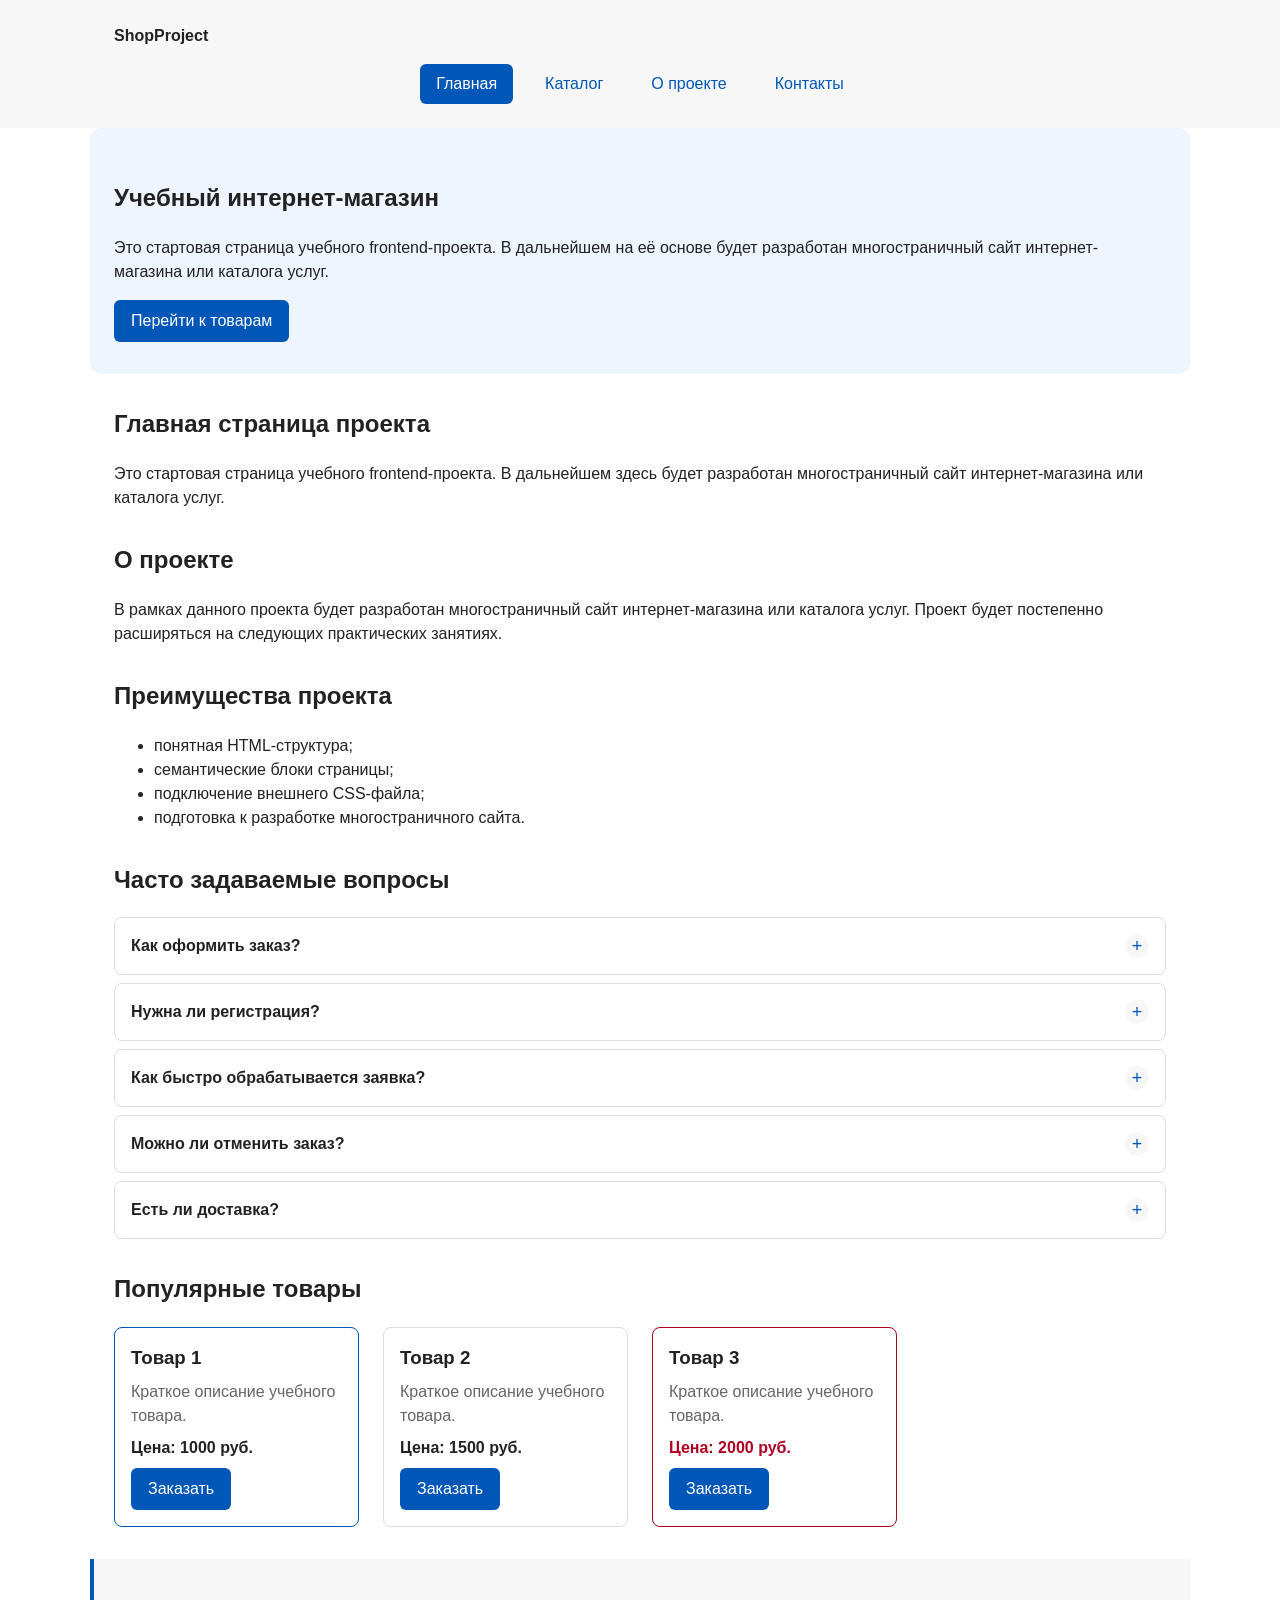
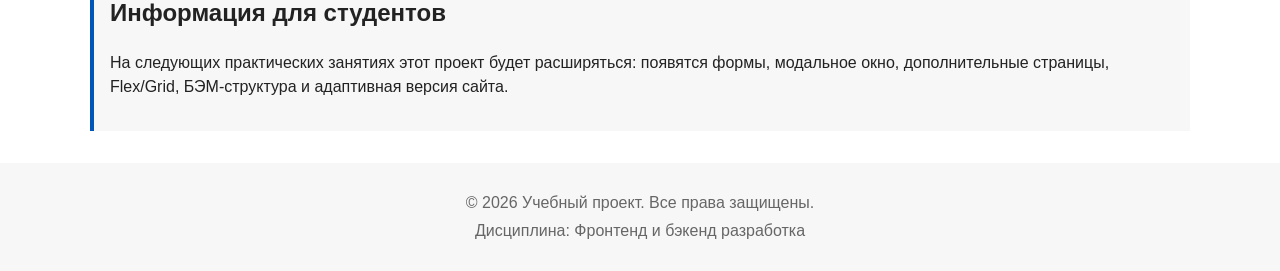
<file: index.html>
<!DOCTYPE html>
<html lang="ru">
<head>
  <meta charset="UTF-8">
  <meta name="viewport" content="width=device-width, initial-scale=1.0">
  <title>Учебный интернет-магазин</title>
  <link rel="stylesheet" href="css/style.css">
  <script src="js/main.js" defer></script>
  <script src="js/main.js" defer></script>
</head>
<body>
  <header class="site-header">
    <div class="site-header__inner">
      <a class="site-header__logo" href="index.html">ShopProject</a>

      <nav class="site-nav" aria-label="Основная навигация">
        <ul class="site-nav__list">
          <li class="site-nav__item">
            <a class="site-nav__link site-nav__link--active" href="index.html">Главная</a>
          </li>
          <li class="site-nav__item">
            <a class="site-nav__link" href="catalog.html">Каталог</a>
          </li>
          <li class="site-nav__item">
            <a class="site-nav__link" href="about.html">О проекте</a>
          </li>
          <li class="site-nav__item">
            <a class="site-nav__link" href="contacts.html">Контакты</a>
          </li>
        </ul>
      </nav>
    </div>
  </header>

  <main>
    <section class="hero">
      <h1>Учебный интернет-магазин</h1>
      <p>
        Это стартовая страница учебного frontend-проекта.
        В дальнейшем на её основе будет разработан многостраничный сайт
        интернет-магазина или каталога услуг.
      </p>
      <a class="button button--primary" href="#popular">Перейти к товарам</a>
    </section>

    <section class="section">
      <h2>Главная страница проекта</h2>
      <p>
        Это стартовая страница учебного frontend-проекта.
        В дальнейшем здесь будет разработан многостраничный сайт
        интернет-магазина или каталога услуг.
      </p>
    </section>

    <section class="section">
      <h2>О проекте</h2>
      <p>
        В рамках данного проекта будет разработан многостраничный сайт
        интернет-магазина или каталога услуг. Проект будет постепенно
        расширяться на следующих практических занятиях.
      </p>
    </section>

    <section class="section" id="advantages">
      <h2>Преимущества проекта</h2>
      <ul class="advantages-list">
        <li>понятная HTML-структура;</li>
        <li>семантические блоки страницы;</li>
        <li>подключение внешнего CSS-файла;</li>
        <li>подготовка к разработке многостраничного сайта.</li>
      </ul>
    </section>

    <section class="section" id="faq">
      <h2>Часто задаваемые вопросы</h2>

      <div class="faq">
        <details class="faq__item">
          <summary class="faq__question">Как оформить заказ?</summary>
          <p class="faq__answer">
            Нажмите кнопку «Заказать» на карточке товара, заполните форму
            в появившемся окне и подтвердите отправку.
          </p>
        </details>

        <details class="faq__item">
          <summary class="faq__question">Нужна ли регистрация?</summary>
          <p class="faq__answer">
            Нет, для оформления заявки достаточно указать имя и e-mail.
            Регистрация появится в следующих версиях проекта.
          </p>
        </details>

        <details class="faq__item">
          <summary class="faq__question">Как быстро обрабатывается заявка?</summary>
          <p class="faq__answer">
            В учебном проекте заявка никуда не отправляется — backend
            пока не подключён. В реальном магазине ответ приходит в течение
            одного рабочего дня.
          </p>
        </details>

        <details class="faq__item">
          <summary class="faq__question">Можно ли отменить заказ?</summary>
          <p class="faq__answer">
            Да, до момента подтверждения. Свяжитесь с нами по телефону
            или e-mail со страницы «Контакты».
          </p>
        </details>

        <details class="faq__item">
          <summary class="faq__question">Есть ли доставка?</summary>
          <p class="faq__answer">
            В учебном проекте доставка не реализована. Раздел появится
            на следующих практических занятиях.
          </p>
        </details>
      </div>
    </section>

    <section class="section" id="popular">
      <h2>Популярные товары</h2>

      <div class="products-grid">
        <article class="product-card product-card--featured">
          <h3 class="product-card__title">Товар 1</h3>
          <p class="product-card__description">Краткое описание учебного товара.</p>
          <p class="product-card__price">Цена: 1000 руб.</p>
          <button
            class="button button--primary product-card__button"
            type="button"
            data-product="Товар 1"
          >
            Заказать
          </button>
        </article>

        <article class="product-card">
          <h3 class="product-card__title">Товар 2</h3>
          <p class="product-card__description">Краткое описание учебного товара.</p>
          <p class="product-card__price">Цена: 1500 руб.</p>
          <button
            class="button button--primary product-card__button"
            type="button"
            data-product="Товар 2"
          >
            Заказать
          </button>
        </article>

        <article class="product-card product-card--discount">
          <h3 class="product-card__title">Товар 3</h3>
          <p class="product-card__description">Краткое описание учебного товара.</p>
          <p class="product-card__price">Цена: 2000 руб.</p>
          <button
            class="button button--primary product-card__button"
            type="button"
            data-product="Товар 3"
          >
            Заказать
          </button>
        </article>
      </div>
    </section>

    <aside class="aside-info">
      <h2>Информация для студентов</h2>
      <p>
        На следующих практических занятиях этот проект будет расширяться:
        появятся формы, модальное окно, дополнительные страницы, Flex/Grid,
        БЭМ-структура и адаптивная версия сайта.
      </p>
    </aside>
  </main>

  <footer class="site-footer" id="contacts">
    <p class="site-footer__text">&copy; 2026 Учебный проект. Все права защищены.</p>
    <p class="site-footer__text">Дисциплина: Фронтенд и бэкенд разработка</p>
  </footer>

  <dialog
    class="order-dialog"
    id="order-dialog"
    aria-labelledby="order-dialog-title"
  >
    <button
      class="order-dialog__close"
      type="button"
      id="close-order-dialog-icon"
      aria-label="Закрыть окно"
    >
      ×
    </button>

    <h2 class="order-dialog__title" id="order-dialog-title">
      Оформление заявки
    </h2>

    <p class="order-dialog__product">
      Выбран товар: <strong id="selected-product-name">—</strong>
    </p>

    <form class="order-form" id="order-form" action="#" method="post" novalidate>
      <div class="order-form__field">
        <label class="order-form__label" for="order-name">Имя</label>
        <input
          class="order-form__input"
          id="order-name"
          name="name"
          type="text"
          required
          autocomplete="name"
          placeholder="Введите ваше имя"
        >
      </div>

      <div class="order-form__field">
        <label class="order-form__label" for="order-email">E-mail</label>
        <input
          class="order-form__input"
          id="order-email"
          name="email"
          type="email"
          required
          autocomplete="email"
          placeholder="you@example.com"
        >
      </div>

      <input id="selected-product" name="product" type="hidden">

      <div class="order-form__actions">
        <button class="button button--secondary" type="button" id="close-order-dialog">
          Закрыть
        </button>
        <button class="button button--primary" type="submit">
          Отправить заявку
        </button>
      </div>
    </form>
  </dialog>

  <p class="success-message" id="success-message" hidden>
    Форма успешно отправлена!
  </p>

  <button
    class="scroll-top"
    type="button"
    aria-label="Наверх"
    hidden
  >
    ↑
  </button>
</body>
</html>
</file>
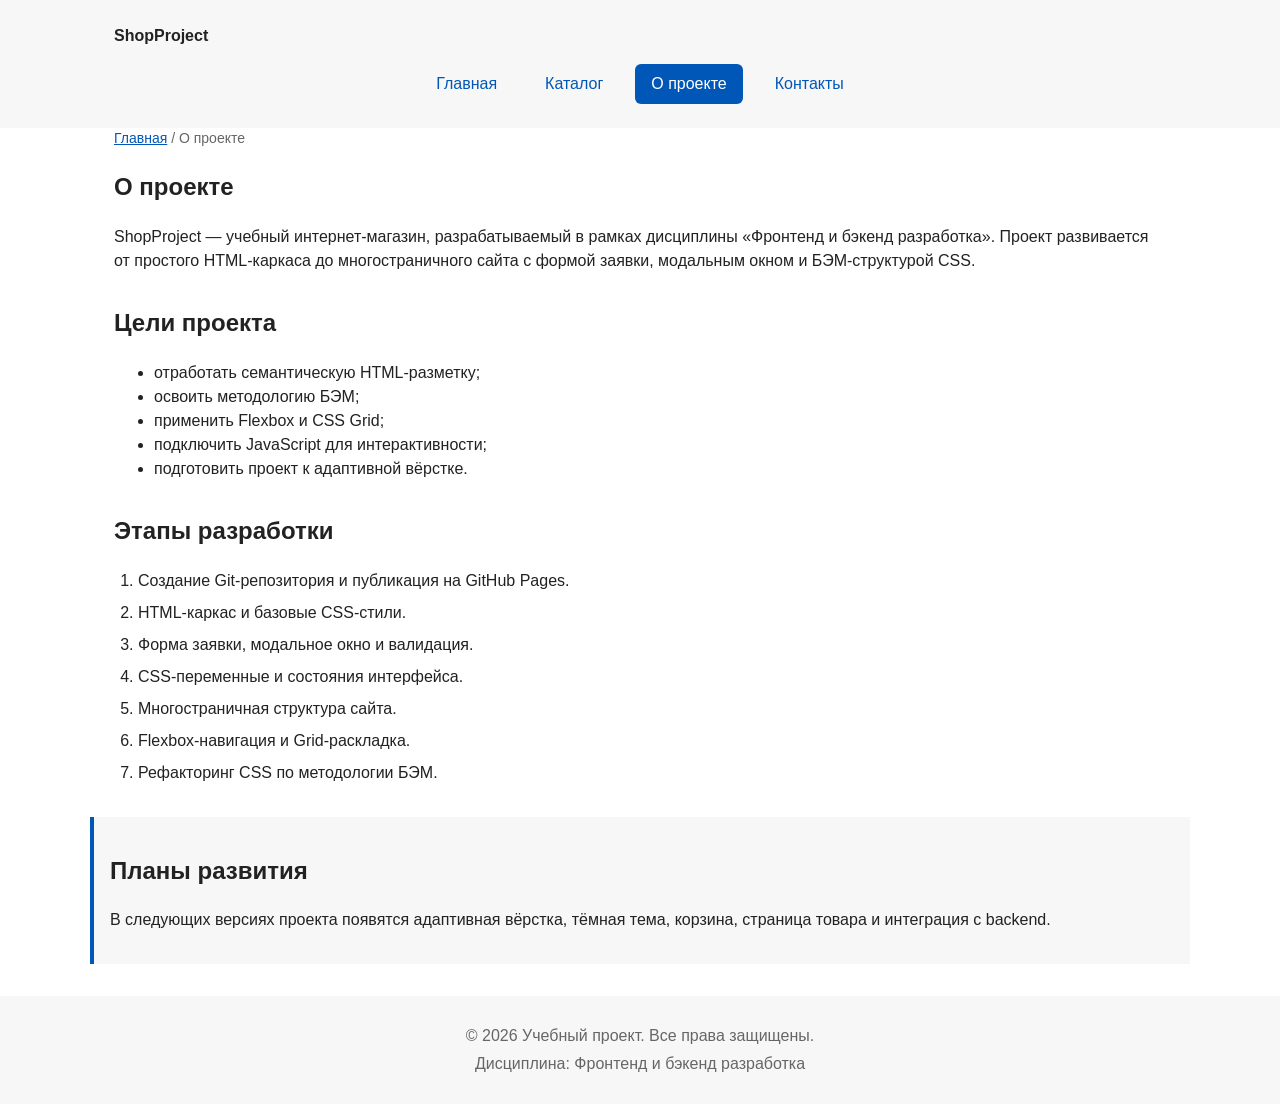
<file: about.html>
<!DOCTYPE html>
<html lang="ru">
<head>
  <meta charset="UTF-8">
  <meta name="viewport" content="width=device-width, initial-scale=1.0">
  <meta name="description" content="О учебном интернет-магазине ShopProject.">
  <title>О проекте — Учебный интернет-магазин</title>
  <link rel="stylesheet" href="css/style.css">
  <script src="js/main.js" defer></script>
</head>
<body>
  <header class="site-header">
    <div class="site-header__inner">
      <a class="site-header__logo" href="index.html">ShopProject</a>

      <nav class="site-nav" aria-label="Основная навигация">
        <ul class="site-nav__list">
          <li class="site-nav__item">
            <a class="site-nav__link" href="index.html">Главная</a>
          </li>
          <li class="site-nav__item">
            <a class="site-nav__link" href="catalog.html">Каталог</a>
          </li>
          <li class="site-nav__item">
            <a class="site-nav__link site-nav__link--active" href="about.html">О проекте</a>
          </li>
          <li class="site-nav__item">
            <a class="site-nav__link" href="contacts.html">Контакты</a>
          </li>
        </ul>
      </nav>
    </div>
  </header>

  <main>
    <nav class="breadcrumbs" aria-label="Хлебные крошки">
      <a class="breadcrumbs__link" href="index.html">Главная</a>
      <span class="breadcrumbs__current">О проекте</span>
    </nav>

    <section class="section">
      <h1>О проекте</h1>
      <p>
        ShopProject — учебный интернет-магазин, разрабатываемый в рамках
        дисциплины «Фронтенд и бэкенд разработка». Проект развивается
        от простого HTML-каркаса до многостраничного сайта с формой заявки,
        модальным окном и БЭМ-структурой CSS.
      </p>
    </section>

    <section class="section">
      <h2>Цели проекта</h2>
      <ul class="advantages-list">
        <li>отработать семантическую HTML-разметку;</li>
        <li>освоить методологию БЭМ;</li>
        <li>применить Flexbox и CSS Grid;</li>
        <li>подключить JavaScript для интерактивности;</li>
        <li>подготовить проект к адаптивной вёрстке.</li>
      </ul>
    </section>

    <section class="section">
      <h2>Этапы разработки</h2>
      <ol class="steps-list">
        <li>Создание Git-репозитория и публикация на GitHub Pages.</li>
        <li>HTML-каркас и базовые CSS-стили.</li>
        <li>Форма заявки, модальное окно и валидация.</li>
        <li>CSS-переменные и состояния интерфейса.</li>
        <li>Многостраничная структура сайта.</li>
        <li>Flexbox-навигация и Grid-раскладка.</li>
        <li>Рефакторинг CSS по методологии БЭМ.</li>
      </ol>
    </section>

    <aside class="aside-info">
      <h2>Планы развития</h2>
      <p>
        В следующих версиях проекта появятся адаптивная вёрстка, тёмная тема,
        корзина, страница товара и интеграция с backend.
      </p>
    </aside>
  </main>

  <footer class="site-footer">
    <p class="site-footer__text">&copy; 2026 Учебный проект. Все права защищены.</p>
    <p class="site-footer__text">Дисциплина: Фронтенд и бэкенд разработка</p>
  </footer>
</body>
</html>
</file>
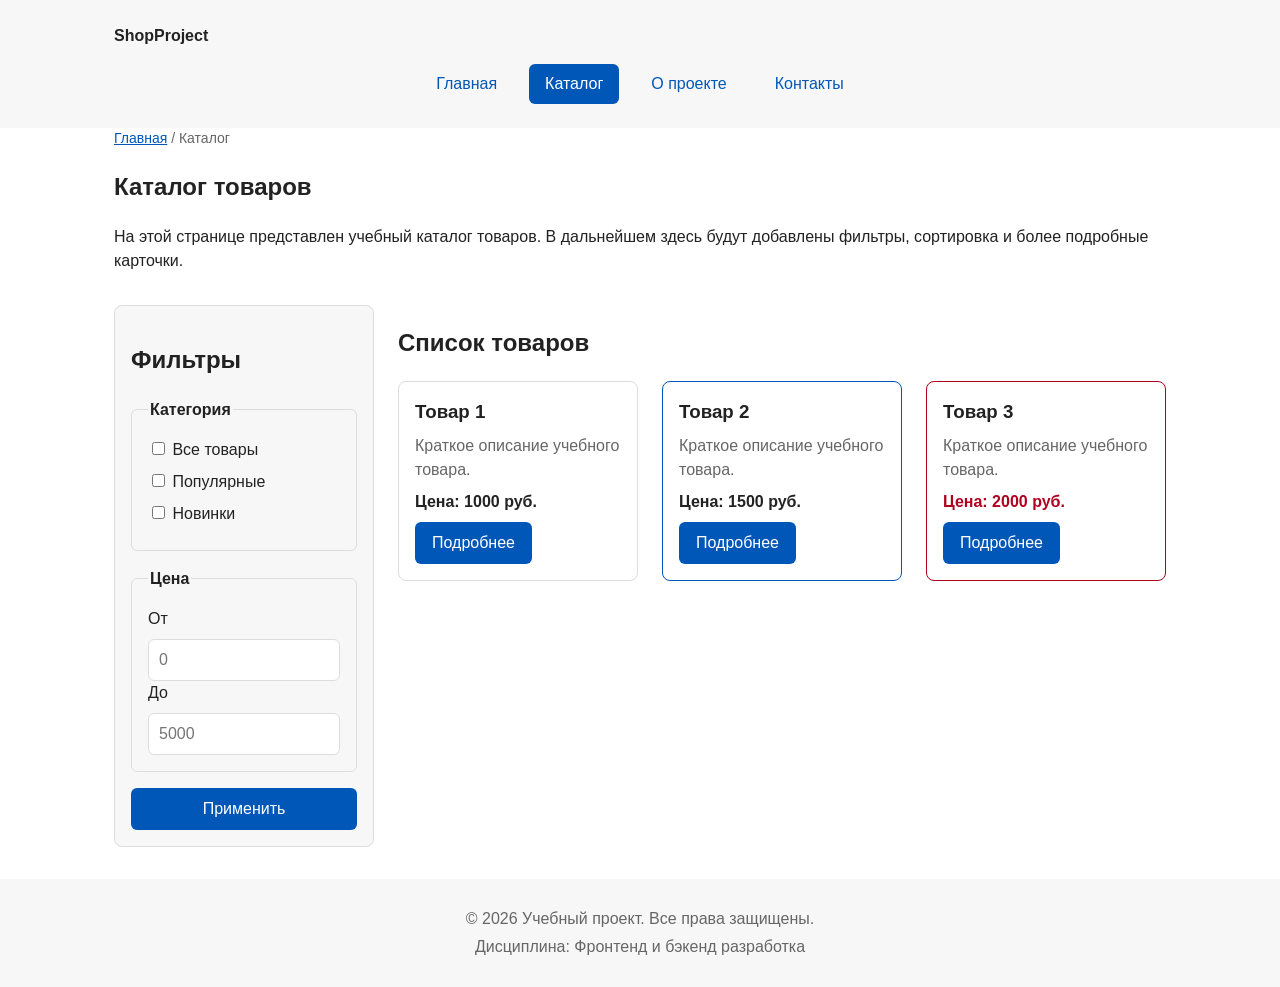
<file: catalog.html>
<!DOCTYPE html>
<html lang="ru">
<head>
  <meta charset="UTF-8">
  <meta name="viewport" content="width=device-width, initial-scale=1.0">
  <meta name="description" content="Каталог товаров учебного интернет-магазина.">
  <title>Каталог товаров — Учебный интернет-магазин</title>
  <link rel="stylesheet" href="css/style.css">
  <script src="js/main.js" defer></script>
</head>
<body>
  <header class="site-header">
    <div class="site-header__inner">
      <a class="site-header__logo" href="index.html">ShopProject</a>

      <nav class="site-nav" aria-label="Основная навигация">
        <ul class="site-nav__list">
          <li class="site-nav__item">
            <a class="site-nav__link" href="index.html">Главная</a>
          </li>
          <li class="site-nav__item">
            <a class="site-nav__link site-nav__link--active" href="catalog.html">Каталог</a>
          </li>
          <li class="site-nav__item">
            <a class="site-nav__link" href="about.html">О проекте</a>
          </li>
          <li class="site-nav__item">
            <a class="site-nav__link" href="contacts.html">Контакты</a>
          </li>
        </ul>
      </nav>
    </div>
  </header>

  <main>
    <nav class="breadcrumbs" aria-label="Хлебные крошки">
      <a class="breadcrumbs__link" href="index.html">Главная</a>
      <span class="breadcrumbs__current">Каталог</span>
    </nav>

    <section class="section">
      <h1>Каталог товаров</h1>
      <p>
        На этой странице представлен учебный каталог товаров.
        В дальнейшем здесь будут добавлены фильтры, сортировка и более
        подробные карточки.
      </p>
    </section>

    <section class="catalog-layout">
      <aside class="catalog-filters">
        <h2>Фильтры</h2>

        <form class="filters-form" action="#" method="get">
          <fieldset>
            <legend>Категория</legend>

            <label>
              <input type="checkbox" name="category" value="all">
              Все товары
            </label>

            <label>
              <input type="checkbox" name="category" value="popular">
              Популярные
            </label>

            <label>
              <input type="checkbox" name="category" value="new">
              Новинки
            </label>
          </fieldset>

          <fieldset>
            <legend>Цена</legend>

            <label for="price-from">От</label>
            <input id="price-from" name="price-from" type="number" min="0" placeholder="0">

            <label for="price-to">До</label>
            <input id="price-to" name="price-to" type="number" min="0" placeholder="5000">
          </fieldset>

          <button class="button button--primary" type="submit">Применить</button>
        </form>
      </aside>

      <section class="catalog-products">
        <h2>Список товаров</h2>

        <div class="products-grid">
          <article class="product-card">
            <h3 class="product-card__title">Товар 1</h3>
            <p class="product-card__description">Краткое описание учебного товара.</p>
            <p class="product-card__price">Цена: 1000 руб.</p>
            <a class="button button--primary product-card__button" href="index.html#popular">Подробнее</a>
          </article>

          <article class="product-card product-card--featured">
            <h3 class="product-card__title">Товар 2</h3>
            <p class="product-card__description">Краткое описание учебного товара.</p>
            <p class="product-card__price">Цена: 1500 руб.</p>
            <a class="button button--primary product-card__button" href="index.html#popular">Подробнее</a>
          </article>

          <article class="product-card product-card--discount">
            <h3 class="product-card__title">Товар 3</h3>
            <p class="product-card__description">Краткое описание учебного товара.</p>
            <p class="product-card__price">Цена: 2000 руб.</p>
            <a class="button button--primary product-card__button" href="index.html#popular">Подробнее</a>
          </article>
        </div>
      </section>
    </section>
  </main>

  <footer class="site-footer">
    <p class="site-footer__text">&copy; 2026 Учебный проект. Все права защищены.</p>
    <p class="site-footer__text">Дисциплина: Фронтенд и бэкенд разработка</p>
  </footer>

  <button
    class="scroll-top"
    type="button"
    aria-label="Наверх"
    hidden
  >
    ↑
  </button>
</body>
</html>
</file>
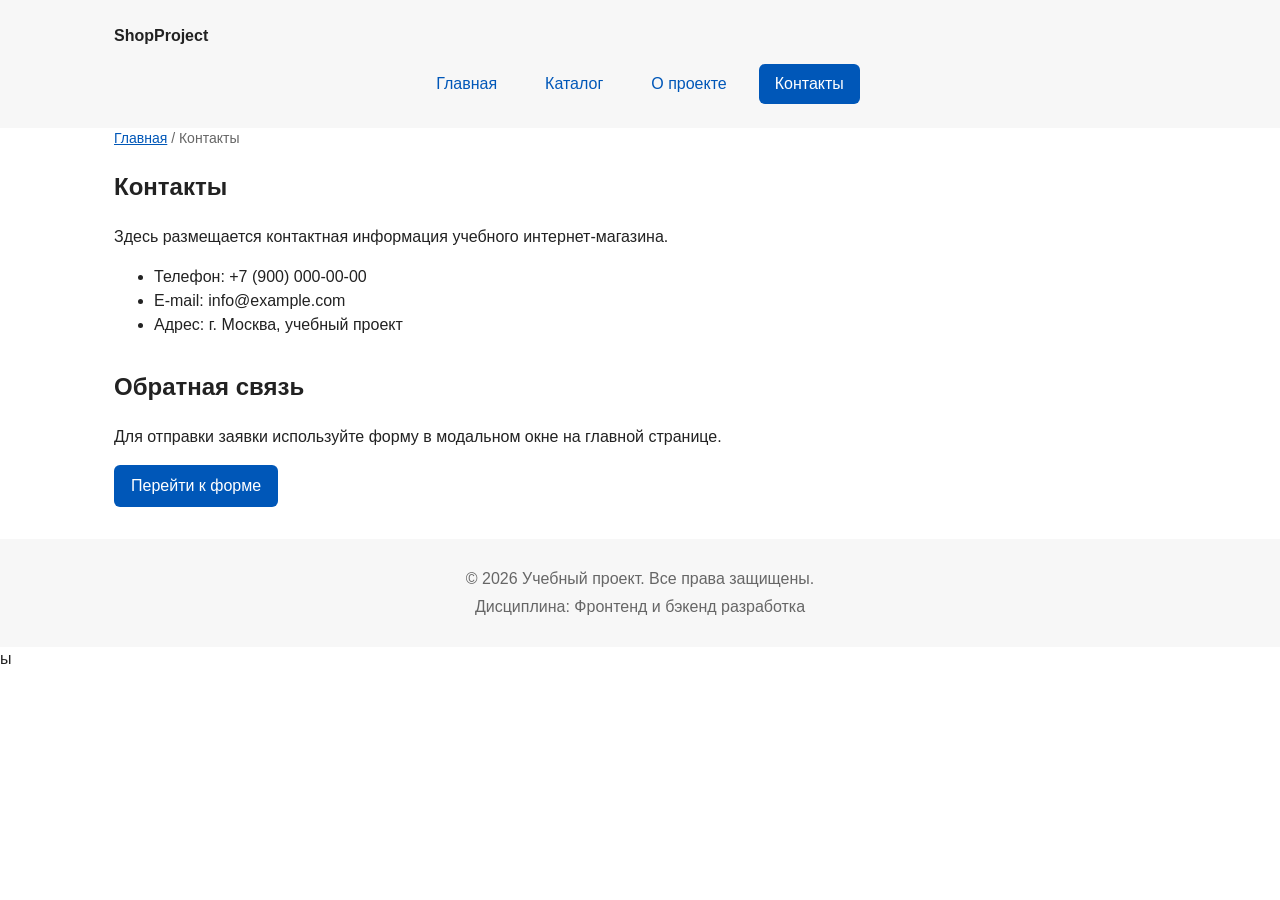
<file: contacts.html>
<!DOCTYPE html>
<html lang="ru">
<head>
  <meta charset="UTF-8">
  <meta name="viewport" content="width=device-width, initial-scale=1.0">
  <meta name="description" content="Контактная информация учебного интернет-магазина.">
  <title>Контакты — Учебный интернет-магазин</title>
  <link rel="stylesheet" href="css/style.css">
</head>
<body>
  <header class="site-header">
    <div class="site-header__inner">
      <a class="site-header__logo" href="index.html">ShopProject</a>

      <nav class="site-nav" aria-label="Основная навигация">
        <ul class="site-nav__list">
          <li class="site-nav__item">
            <a class="site-nav__link" href="index.html">Главная</a>
          </li>
          <li class="site-nav__item">
            <a class="site-nav__link" href="catalog.html">Каталог</a>
          </li>
          <li class="site-nav__item">
            <a class="site-nav__link" href="about.html">О проекте</a>
          </li>
          <li class="site-nav__item">
            <a class="site-nav__link site-nav__link--active" href="contacts.html">Контакты</a>
          </li>
        </ul>
      </nav>
    </div>
  </header>

  <main>
    <nav class="breadcrumbs" aria-label="Хлебные крошки">
      <a class="breadcrumbs__link" href="index.html">Главная</a>
      <span class="breadcrumbs__current">Контакты</span>
    </nav>

    <section class="section">
      <h1>Контакты</h1>
      <p>
        Здесь размещается контактная информация учебного интернет-магазина.
      </p>

      <ul>
        <li>Телефон: +7 (900) 000-00-00</li>
        <li>E-mail: info@example.com</li>
        <li>Адрес: г. Москва, учебный проект</li>
      </ul>
    </section>

    <section class="section" id="feedback">
      <h2>Обратная связь</h2>
      <p>
        Для отправки заявки используйте форму в модальном окне на главной странице.
      </p>
      <a class="button button--primary" href="index.html#contacts">Перейти к форме</a>
    </section>
  </main>

  <footer class="site-footer">
    <p class="site-footer__text">&copy; 2026 Учебный проект. Все права защищены.</p>
    <p class="site-footer__text">Дисциплина: Фронтенд и бэкенд разработка</p>
  </footer>

  <button
    class="scroll-top"
    type="button"
    aria-label="Наверх"
    hidden
  >
    ↑
  </button>
</body>
</html>ы
</file>
<file: css/style.css>
/* ===============================
   1. Переменные проекта
   =============================== */

:root {
  /* Основные цвета проекта */
  --color-bg: #ffffff;
  --color-text: #222222;
  --color-muted: #666666;
  --color-primary: #0057b8;
  --color-primary-dark: #003f86;
  --color-border: #dddddd;
  --color-surface: #f7f7f7;
  --color-surface-accent: #eef5ff;
  --color-danger: #b00020;
  --color-success: #168a2f;
  --color-success-bg: #eefaf0;
  --color-white: #ffffff;

  /* Отступы */
  --space-xs: 4px;
  --space-sm: 8px;
  --space-md: 16px;
  --space-lg: 24px;
  --space-xl: 32px;

  /* Скругления */
  --radius-sm: 6px;
  --radius-md: 8px;
  --radius-lg: 12px;

  /* Размеры */
  --container-width: 1100px;
}

/* ===============================
   2. Базовые стили
   =============================== */

* {
  box-sizing: border-box;
}

html {
  scroll-behavior: smooth;
}

body {
  margin: 0;
  font-family: Arial, sans-serif;
  line-height: 1.5;
  color: var(--color-text);
  background-color: var(--color-bg);
}

:target {
  outline: 2px dashed var(--color-primary);
  outline-offset: 4px;
}

/* ===============================
   3. Общие элементы интерфейса
   =============================== */

a {
  color: var(--color-primary);
}

a:hover {
  color: var(--color-primary-dark);
}

a:focus-visible {
  outline: 2px solid var(--color-primary);
  outline-offset: 3px;
}

/* ===============================
   Блок: button
   =============================== */

.button {
  display: inline-block;
  padding: var(--space-sm) var(--space-md);
  color: var(--color-white);
  background-color: var(--color-primary);
  border: 1px solid transparent;
  border-radius: var(--radius-sm);
  font: inherit;
  text-decoration: none;
  cursor: pointer;
  transition: background-color 0.15s ease, color 0.15s ease, border-color 0.15s ease;
}

.button:hover {
  color: var(--color-white);
  background-color: var(--color-primary-dark);
}

.button:focus-visible {
  outline: 2px solid var(--color-primary);
  outline-offset: 3px;
}

.button:disabled,
.button--disabled {
  opacity: 0.6;
  cursor: not-allowed;
}

/* --- Модификаторы --- */

.button--primary {
  color: var(--color-white);
  background-color: var(--color-primary);
}

.button--primary:hover {
  color: var(--color-white);
  background-color: var(--color-primary-dark);
}

.button--secondary {
  color: var(--color-primary);
  background-color: transparent;
  border-color: var(--color-primary);
}

.button--secondary:hover {
  color: var(--color-white);
  background-color: var(--color-primary);
}

/* ===============================
   4. Блок: site-header
   =============================== */

.site-header {
  background-color: var(--color-surface);
  position: sticky;
  top: 0;
  z-index: 1000;
}

.site-header__inner {
  max-width: var(--container-width);
  margin: 0 auto;
  padding: var(--space-lg);
}

.site-header__logo {
  font-weight: 700;
  color: var(--color-text);
  text-decoration: none;
}

/* ===============================
   5. Блок: site-nav
   =============================== */

.site-nav__list {
  display: flex;
  flex-wrap: wrap;
  justify-content: center;
  align-items: center;
  gap: var(--space-md);
  padding: 0;
  margin: var(--space-md) 0 0;
  list-style: none;
}

.site-nav__item {
  margin: 0;
}

.site-nav__link {
  display: inline-block;
  padding: var(--space-sm) var(--space-md);
  color: var(--color-primary);
  text-decoration: none;
  border-radius: var(--radius-sm);
}

.site-nav__link:hover {
  color: var(--color-white);
  background-color: var(--color-primary);
}

.site-nav__link:focus-visible {
  outline: 2px solid var(--color-primary);
  outline-offset: 3px;
}

.site-nav__link--active {
  color: var(--color-white);
  background-color: var(--color-primary);
}

/* ===============================
   6. Блок: breadcrumbs
   =============================== */

.breadcrumbs {
  max-width: var(--container-width);
  margin: 0 auto var(--space-md);
  padding: 0 var(--space-lg);
  font-size: 14px;
  color: var(--color-muted);
}

.breadcrumbs__link {
  color: var(--color-primary);
}

.breadcrumbs__current::before {
  content: " / ";
  color: var(--color-muted);
}

/* ===============================
   7. Блок: hero
   =============================== */

.hero {
  max-width: var(--container-width);
  margin: 0 auto var(--space-xl);
  padding: var(--space-xl) var(--space-lg);
  background-color: var(--color-surface-accent);
  border-radius: var(--radius-lg);
}

/* ===============================
   8. Блок: section
   =============================== */

.section {
  max-width: var(--container-width);
  margin: 0 auto var(--space-xl);
  padding: 0 var(--space-lg);
}

.section h2 {
  margin-top: 0;
}

/* ===============================
   9. Блок: aside-info
   =============================== */

.aside-info {
  max-width: var(--container-width);
  margin: 0 auto var(--space-xl);
  padding: var(--space-md);
  border-left: 4px solid var(--color-primary);
  background-color: var(--color-surface);
}

/* ===============================
   10. Блок: products-grid
   =============================== */

.products-grid {
  display: grid;
  grid-template-columns: repeat(auto-fill, minmax(220px, 1fr));
  gap: var(--space-lg);
  align-items: stretch;
}

/* ===============================
   11. Блок: product-card
   =============================== */

.product-card {
  display: flex;
  flex-direction: column;
  gap: var(--space-sm);
  padding: var(--space-md);
  border: 1px solid var(--color-border);
  border-radius: var(--radius-md);
  background-color: var(--color-bg);
}

.product-card:hover {
  border-color: var(--color-primary);
}

.product-card--featured {
  border-color: var(--color-primary);
}

.product-card--discount {
  border-color: var(--color-danger);
}

.product-card__title {
  margin: 0;
  color: var(--color-text);
}

.product-card__description {
  margin: 0;
  color: var(--color-muted);
}

.product-card__price {
  margin: 0;
  font-weight: 700;
}

.product-card--discount .product-card__price {
  color: var(--color-danger);
}

.product-card__button {
  margin-top: auto;
  align-self: flex-start;
}

/* ===============================
   12. Блок: catalog-layout
   =============================== */

.catalog-layout {
  max-width: var(--container-width);
  margin: 0 auto var(--space-xl);
  padding: 0 var(--space-lg);
  display: grid;
  grid-template-columns: 260px 1fr;
  grid-template-areas: "filters products";
  gap: var(--space-lg);
}

.catalog-filters {
  grid-area: filters;
  padding: var(--space-md);
  border: 1px solid var(--color-border);
  border-radius: var(--radius-md);
  background-color: var(--color-surface);
}

.catalog-products {
  grid-area: products;
}

/* ===============================
   13. Блок: filters-form
   =============================== */

.filters-form {
  display: grid;
  gap: var(--space-md);
}

.filters-form fieldset {
  margin: 0;
  padding: var(--space-md);
  border: 1px solid var(--color-border);
  border-radius: var(--radius-sm);
}

.filters-form legend {
  font-weight: 700;
}

.filters-form label {
  display: block;
  margin-bottom: var(--space-sm);
}

.filters-form input[type="number"] {
  width: 100%;
  padding: 8px 10px;
  border: 1px solid var(--color-border);
  border-radius: var(--radius-sm);
  font: inherit;
}

/* ===============================
   14. Блок: order-dialog
   =============================== */

/* ===============================
   14. Блок: order-dialog
   =============================== */

.order-dialog {
  width: min(100% - 32px, 560px);
  padding: var(--space-lg);
  border: none;
  border-radius: var(--radius-lg);
  background-color: var(--color-bg);
  color: var(--color-text);
  box-shadow: 0 20px 60px rgba(0, 0, 0, 0.25);
}

/* Затемнение фона */
.order-dialog::backdrop {
  background-color: rgba(0, 0, 0, 0.55);
  backdrop-filter: blur(2px);
}

/* Анимация появления */
.order-dialog[open] {
  animation: order-dialog-fade 0.2s ease;
}

@keyframes order-dialog-fade {
  from {
    opacity: 0;
    transform: translateY(12px);
  }
  to {
    opacity: 1;
    transform: translateY(0);
  }
}

/* Кнопка-крестик */
.order-dialog__close {
  position: absolute;
  top: var(--space-sm);
  right: var(--space-sm);

  width: 36px;
  height: 36px;
  padding: 0;

  color: var(--color-muted);
  background-color: transparent;
  border: none;
  border-radius: 50%;

  font-size: 24px;
  line-height: 1;
  cursor: pointer;

  transition: background-color 0.15s ease, color 0.15s ease;
}

.order-dialog__close:hover {
  color: var(--color-text);
  background-color: var(--color-surface);
}

.order-dialog__close:focus-visible {
  outline: 2px solid var(--color-primary);
  outline-offset: 2px;
}

/* Заголовок */
.order-dialog__title {
  margin-top: 0;
  margin-bottom: var(--space-md);
  padding-right: 40px; /* чтобы не заезжал под крестик */
}

/* Строка с выбранным товаром */
.order-dialog__product {
  margin: 0 0 var(--space-lg);
  padding: var(--space-sm) var(--space-md);

  color: var(--color-primary-dark);
  background-color: var(--color-surface-accent);
  border-radius: var(--radius-sm);
  font-size: 14px;
}

.order-dialog__product strong {
  font-weight: 700;
}

/* ===============================
   15. Блок: order-form
   =============================== */

.order-form__field {
  margin-bottom: var(--space-md);
}

.order-form__label {
  display: block;
  margin-bottom: var(--space-xs);
}

.order-form__input,
.order-form__select,
.order-form__textarea {
  width: 100%;
  padding: 10px 12px;
  border: 1px solid var(--color-border);
  border-radius: var(--radius-sm);
  font: inherit;
}

.order-form__input:hover,
.order-form__select:hover,
.order-form__textarea:hover {
  border-color: var(--color-primary);
}

.order-form__input:focus-visible,
.order-form__select:focus-visible,
.order-form__textarea:focus-visible {
  outline: 2px solid var(--color-primary);
  outline-offset: 3px;
}

.order-form__actions {
  display: flex;
  gap: var(--space-md);
  margin-top: var(--space-lg);
}

[aria-invalid="true"] {
  border-color: var(--color-danger);
}

/* ===============================
   16. Блок: success-message
   =============================== */

.success-message {
  max-width: var(--container-width);
  margin: var(--space-lg) auto;
  padding: var(--space-md);
  border-left: 4px solid var(--color-success);
  background-color: var(--color-success-bg);
}

/* ===============================
   17. Блок: site-footer
   =============================== */

.site-footer {
  padding: var(--space-lg);
  background-color: var(--color-surface);
  text-align: center;
}

.site-footer__text {
  margin: var(--space-xs) 0;
  color: var(--color-muted);
}
/* ===============================
   18. Блок: scroll-top
   =============================== */

.scroll-top {
  position: fixed;
  right: var(--space-lg);
  bottom: var(--space-lg);
  z-index: 900;

  width: 48px;
  height: 48px;
  padding: 0;

  color: var(--color-white);
  background-color: var(--color-primary);
  border: none;
  border-radius: 50%;

  font-size: 20px;
  line-height: 1;
  cursor: pointer;

  box-shadow: 0 4px 12px rgba(0, 0, 0, 0.15);
  transition: background-color 0.15s ease, transform 0.15s ease;
}

.scroll-top:hover {
  background-color: var(--color-primary-dark);
  transform: translateY(-2px);
}

.scroll-top:focus-visible {
  outline: 2px solid var(--color-primary);
  outline-offset: 3px;
}

.scroll-top[hidden] {
  display: none;
}
/* ===============================
   19. Блок: faq
   =============================== */

.faq {
  display: grid;
  gap: var(--space-sm);
}

.faq__item {
  padding: var(--space-md);
  border: 1px solid var(--color-border);
  border-radius: var(--radius-md);
  background-color: var(--color-bg);
  transition: border-color 0.15s ease;
}

.faq__item:hover {
  border-color: var(--color-primary);
}

.faq__item[open] {
  border-color: var(--color-primary);
  background-color: var(--color-surface-accent);
}

.faq__question {
  display: flex;
  justify-content: space-between;
  align-items: center;
  gap: var(--space-sm);

  margin: 0;
  padding: 0;

  font-weight: 700;
  cursor: pointer;
  list-style: none;
}

/* Убираем стандартный маркер в разных браузерах */
.faq__question::-webkit-details-marker {
  display: none;
}

.faq__question::after {
  content: "+";
  flex-shrink: 0;

  width: 24px;
  height: 24px;

  color: var(--color-primary);
  background-color: var(--color-surface);
  border-radius: 50%;

  font-size: 18px;
  font-weight: 400;
  line-height: 24px;
  text-align: center;

  transition: transform 0.2s ease, background-color 0.15s ease;
}

.faq__item[open] .faq__question::after {
  content: "−";
  color: var(--color-white);
  background-color: var(--color-primary);
}

.faq__question:focus-visible {
  outline: 2px solid var(--color-primary);
  outline-offset: 3px;
  border-radius: var(--radius-sm);
}

.faq__answer {
  margin: var(--space-md) 0 0;
  color: var(--color-muted);
}
/* ===============================
   18. Блок: steps-list
   =============================== */

.steps-list {
  padding-left: var(--space-lg);
  margin: 0;
}

.steps-list li {
  margin-bottom: var(--space-sm);
}
</file>
